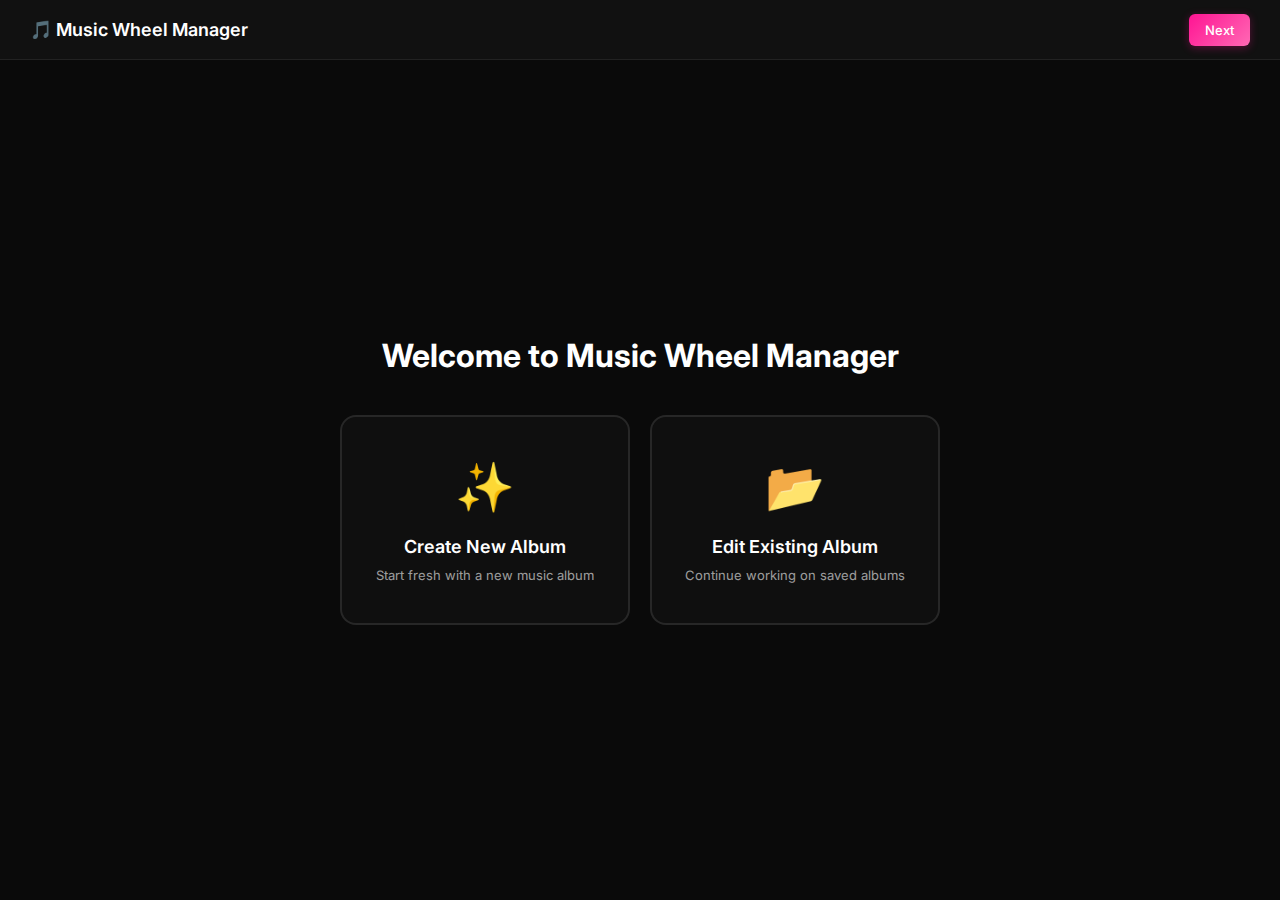
<file: templates/upload.html>
<!DOCTYPE html>
<html lang="en">
<head>
    <meta charset="UTF-8">
    <meta name="viewport" content="width=device-width, initial-scale=1.0">
    <title>Music Wheel Manager</title>
    <link href="https://fonts.googleapis.com/css2?family=Inter:wght@300;400;500;600;700&display=swap" rel="stylesheet">
    <style>
        * { margin: 0; padding: 0; box-sizing: border-box; }
        body { font-family: 'Inter', sans-serif; background: #0a0a0a; color: #fff; overflow: hidden; }
        
        /* Top Bar */
        .top-bar { height: 60px; background: #111; border-bottom: 1px solid #222; display: flex; align-items: center; justify-content: space-between; padding: 0 30px; }
        .top-bar h1 { font-size: 18px; font-weight: 600; }
        .top-bar-actions { display: flex; gap: 10px; }
        
        /* Buttons */
        .btn { padding: 8px 16px; border-radius: 6px; border: none; font-size: 13px; font-weight: 500; cursor: pointer; transition: all 0.2s; font-family: inherit; color: white; }
        .btn-primary { background: linear-gradient(135deg, #ff1493, #ff69b4); box-shadow: 0 2px 8px rgba(255, 20, 147, 0.3); }
        .btn-secondary { background: rgba(255, 255, 255, 0.05); border: 1px solid rgba(255, 255, 255, 0.1); }
        .btn:hover { transform: translateY(-1px); }
        .btn-primary:hover { box-shadow: 0 4px 12px rgba(255, 20, 147, 0.4); }
        .btn:disabled { opacity: 0.5; cursor: not-allowed; transform: none; }
        
        /* Stages */
        .stage { display: none; height: calc(100vh - 60px); }
        .stage.active { display: flex; }
        
        /* Initial Stage */
        .initial-stage { flex-direction: column; align-items: center; justify-content: center; padding: 40px; }
        .initial-container { max-width: 600px; width: 100%; }
        .initial-title { font-size: 32px; font-weight: 700; text-align: center; margin-bottom: 40px; }
        .option-cards { display: grid; grid-template-columns: 1fr 1fr; gap: 20px; }
        .option-card { padding: 40px 30px; background: #0f0f0f; border: 2px solid rgba(255, 255, 255, 0.1); border-radius: 16px; cursor: pointer; text-align: center; transition: all 0.3s; }
        .option-card:hover { border-color: #ff1493; background: rgba(255, 20, 147, 0.05); transform: translateY(-5px); box-shadow: 0 10px 30px rgba(255, 20, 147, 0.2); }
        .option-icon { font-size: 48px; margin-bottom: 20px; }
        .option-title { font-size: 18px; font-weight: 600; margin-bottom: 10px; }
        .option-desc { font-size: 13px; color: rgba(255,255,255,0.6); }
        
        /* Setup Stage */
        .setup-stage { flex-direction: column; align-items: center; justify-content: center; padding: 40px; overflow-y: auto; }
        .setup-container { max-width: 900px; width: 100%; }
        .setup-section { background: #0f0f0f; border: 1px solid #222; border-radius: 12px; padding: 30px; margin-bottom: 30px; }
        .setup-section h2 { font-size: 16px; font-weight: 600; margin-bottom: 20px; color: #ff1493; text-transform: uppercase; letter-spacing: 1px; }
        .album-name-input { width: 100%; padding: 12px 16px; background: rgba(255,255,255,0.03); border: 1px solid rgba(255,255,255,0.1); border-radius: 8px; color: white; font-size: 16px; font-family: inherit; }
        .album-name-input::placeholder { color: rgba(255,255,255,0.4); }
        .album-name-input:focus { outline: none; border-color: #ff1493; background: rgba(255,255,255,0.05); }
        
        .tracks-count-section { display: flex; align-items: center; justify-content: space-between; padding: 20px; background: rgba(255,255,255,0.02); border-radius: 8px; }
        .tracks-count-label { font-size: 14px; font-weight: 500; }
        .tracks-count-controls { display: flex; align-items: center; gap: 15px; }
        .count-btn { width: 36px; height: 36px; border-radius: 50%; background: rgba(255,255,255,0.05); border: 1px solid rgba(255,255,255,0.1); color: white; cursor: pointer; display: flex; align-items: center; justify-content: center; font-size: 18px; transition: all 0.2s; }
        .count-btn:hover:not(:disabled) { background: rgba(255,20,147,0.2); border-color: #ff1493; }
        .count-btn:disabled { opacity: 0.3; cursor: not-allowed; }
        .count-display { font-size: 20px; font-weight: 700; min-width: 40px; text-align: center; }
        
        .style-list { display: flex; flex-direction: column; gap: 15px; }
        .style-item { display: grid; grid-template-columns: 40px 1fr 120px 40px; gap: 15px; align-items: center; padding: 15px; background: rgba(255,255,255,0.02); border: 1px solid rgba(255,255,255,0.1); border-radius: 8px; }
        .style-number { width: 40px; height: 40px; border-radius: 50%; background: rgba(255,255,255,0.05); display: flex; align-items: center; justify-content: center; font-weight: 600; color: rgba(255,255,255,0.5); }
        .style-input { width: 100%; padding: 10px 14px; background: rgba(255,255,255,0.03); border: 1px solid rgba(255,255,255,0.1); border-radius: 6px; color: white; font-size: 14px; font-family: inherit; }
        .style-input::placeholder { color: rgba(255,255,255,0.4); }
        .style-input:focus { outline: none; border-color: #ff1493; background: rgba(255,255,255,0.05); }
        .color-picker { width: 120px; height: 40px; border: 1px solid rgba(255,255,255,0.1); border-radius: 6px; cursor: pointer; background: transparent; }
        .color-preview { width: 40px; height: 40px; border-radius: 6px; border: 2px solid rgba(255,255,255,0.2); }
        
        /* Progress Overlay */
        .progress-overlay { position: fixed; top: 0; left: 0; width: 100%; height: 100%; background: rgba(0,0,0,0.95); display: none; align-items: center; justify-content: center; z-index: 2000; }
        .progress-overlay.show { display: flex; }
        .progress-container { max-width: 500px; width: 90%; text-align: center; }
        .progress-title { font-size: 24px; font-weight: 700; margin-bottom: 10px; }
        .progress-subtitle { font-size: 14px; color: rgba(255,255,255,0.6); margin-bottom: 30px; }
        .progress-bar-wrapper { width: 100%; height: 8px; background: rgba(255,255,255,0.1); border-radius: 4px; overflow: hidden; margin-bottom: 20px; }
        .progress-bar-fill { height: 100%; background: linear-gradient(90deg, #ff1493, #ff69b4); border-radius: 4px; width: 0%; transition: width 0.3s ease; position: relative; }
        .progress-bar-fill::after { content: ''; position: absolute; top: 0; left: 0; right: 0; bottom: 0; background: linear-gradient(90deg, transparent, rgba(255,255,255,0.3), transparent); animation: shimmer 2s infinite; }
        @keyframes shimmer { 0% { transform: translateX(-100%); } 100% { transform: translateX(100%); } }
        .progress-text { font-size: 13px; color: rgba(255,255,255,0.8); margin-bottom: 5px; }
        .progress-percentage { font-size: 32px; font-weight: 700; color: #ff1493; }
        
        /* Manager Stage - NEW DESIGN */
        .manager-stage { flex-direction: column; overflow-y: auto; }
        .manager-header { background: #0f0f0f; padding: 20px 30px; border-bottom: 1px solid #222; display: flex; align-items: center; justify-content: space-between; }
        .track-nav { display: flex; align-items: center; gap: 20px; }
        .track-nav-label { font-size: 12px; color: rgba(255,255,255,0.5); text-transform: uppercase; }
        .track-nav-display { font-size: 24px; font-weight: 700; }
        .track-nav-buttons { display: flex; gap: 10px; }
        .nav-btn { width: 40px; height: 40px; border-radius: 50%; background: rgba(255,255,255,0.05); border: 1px solid rgba(255,255,255,0.1); color: white; cursor: pointer; display: flex; align-items: center; justify-content: center; transition: all 0.2s; font-size: 16px; }
        .nav-btn:hover:not(:disabled) { background: rgba(255,20,147,0.2); border-color: #ff1493; }
        .nav-btn:disabled { opacity: 0.3; cursor: not-allowed; }
        
        .track-info-section { padding: 30px; background: #0a0a0a; }
        .track-info-grid { display: grid; grid-template-columns: auto 1fr 1fr; gap: 20px; margin-bottom: 30px; }
        .icon-upload { width: 80px; height: 80px; border-radius: 12px; background: rgba(255,255,255,0.03); border: 2px dashed rgba(255,255,255,0.2); display: flex; align-items: center; justify-content: center; cursor: pointer; transition: all 0.2s; overflow: hidden; }
        .icon-upload:hover { border-color: #ff1493; background: rgba(255,20,147,0.05); }
        .icon-upload img { width: 100%; height: 100%; object-fit: cover; }
        .icon-placeholder { font-size: 32px; }
        .input-group { display: flex; flex-direction: column; gap: 8px; }
        .input-group label { font-size: 11px; text-transform: uppercase; letter-spacing: 1px; color: rgba(255,255,255,0.5); }
        .input-group input { padding: 10px 14px; background: rgba(255,255,255,0.03); border: 1px solid rgba(255,255,255,0.1); border-radius: 6px; color: white; font-size: 14px; font-family: inherit; }
        .input-group input::placeholder { color: rgba(255,255,255,0.4); }
        .input-group input:focus { outline: none; border-color: #ff1493; background: rgba(255,255,255,0.05); }
        
        /* NEW TABLE DESIGN */
        .files-table { width: 100%; border-collapse: collapse; }
        .files-table thead th { text-align: left; padding: 12px; background: rgba(255,255,255,0.02); border-bottom: 2px solid rgba(255,255,255,0.1); font-size: 11px; text-transform: uppercase; letter-spacing: 1px; color: rgba(255,255,255,0.5); }
        .files-table tbody td { padding: 12px; border-bottom: 1px solid rgba(255,255,255,0.05); }
        .style-name { display: flex; align-items: center; gap: 10px; font-weight: 500; }
        .style-color-dot { width: 12px; height: 12px; border-radius: 50%; }
        .upload-cell { display: flex; gap: 10px; }
        .upload-btn { padding: 6px 12px; background: rgba(255,255,255,0.05); border: 1px solid rgba(255,255,255,0.1); border-radius: 4px; font-size: 12px; cursor: pointer; transition: all 0.2s; }
        .upload-btn:hover { background: rgba(255,20,147,0.1); border-color: #ff1493; }
        .upload-btn.uploaded { background: rgba(29,169,160,0.2); border-color: #1da9a0; color: #1da9a0; }
        .status-badge { display: inline-flex; align-items: center; gap: 6px; padding: 4px 10px; border-radius: 12px; font-size: 11px; font-weight: 500; }
        .status-badge.empty { background: rgba(255,255,255,0.05); color: rgba(255,255,255,0.5); }
        .status-badge.partial { background: rgba(255,165,0,0.2); color: #ffa500; }
        .status-badge.complete { background: rgba(29,169,160,0.2); color: #1da9a0; }
        
        /* Modal */
        .modal { position: fixed; top: 0; left: 0; width: 100%; height: 100%; background: rgba(0,0,0,0.8); display: none; align-items: center; justify-content: center; z-index: 1000; }
        .modal.show { display: flex; }
        .modal-content { 
            background: #111; 
            border-radius: 12px; 
            padding: 30px; 
            width: 500px; 
            max-width: 90%; 
            max-height: 90vh; /* Add max-height */
            overflow-y: auto; /* Enable scrolling on modal itself */
            border: 1px solid #222; 
        }
        .modal-title { font-size: 18px; font-weight: 600; margin-bottom: 10px; }
        .modal-subtitle { font-size: 13px; color: rgba(255,255,255,0.6); margin-bottom: 20px; }
        .file-drop-zone { border: 2px dashed rgba(255,255,255,0.2); border-radius: 8px; padding: 40px; text-align: center; cursor: pointer; transition: all 0.2s; margin-bottom: 20px; }
        .file-drop-zone:hover { border-color: #ff1493; background: rgba(255,20,147,0.05); }
        .file-info { font-size: 12px; color: #ff1493; margin-top: 10px; word-break: break-all; }
        .modal-actions { display: flex; gap: 10px; }
        .modal-actions .btn { flex: 1; }
        
        .album-list { overflow-y: visible; } /* Parent modal-content handles scrolling */
        .album-item { padding: 15px; background: rgba(255,255,255,0.02); border: 1px solid rgba(255,255,255,0.1); border-radius: 8px; margin-bottom: 10px; cursor: pointer; transition: all 0.2s; }
        .album-item:hover { border-color: #ff1493; background: rgba(255,20,147,0.05); }
        .album-item-name { font-size: 14px; font-weight: 600; margin-bottom: 5px; }
        .album-item-info { font-size: 11px; color: rgba(255,255,255,0.6); }
    </style>
</head>
<body>
    <!-- Top Bar -->
    <div class="top-bar">
        <h1>🎵 Music Wheel Manager</h1>
        <div class="top-bar-actions">
            <button class="btn btn-secondary" id="backBtn" style="display: none;">Back</button>
            <button class="btn btn-primary" id="nextBtn">Next</button>
        </div>
    </div>

    <!-- Progress Overlay -->
    <div class="progress-overlay" id="progressOverlay">
        <div class="progress-container">
            <div class="progress-title">Creating Album Structure</div>
            <div class="progress-subtitle" id="progressSubtitle">Please wait...</div>
            <div class="progress-bar-wrapper">
                <div class="progress-bar-fill" id="progressBarFill"></div>
            </div>
            <div class="progress-text" id="progressText">Initializing...</div>
            <div class="progress-percentage" id="progressPercentage">0%</div>
        </div>
    </div>

    <!-- Stage 1: Initial -->
    <div class="stage initial-stage active" id="initialStage">
        <div class="initial-container">
            <h1 class="initial-title">Welcome to Music Wheel Manager</h1>
            <div class="option-cards">
                <div class="option-card" id="newAlbumCard">
                    <div class="option-icon">✨</div>
                    <div class="option-title">Create New Album</div>
                    <div class="option-desc">Start fresh with a new music album</div>
                </div>
                <div class="option-card" id="existingAlbumCard">
                    <div class="option-icon">📂</div>
                    <div class="option-title">Edit Existing Album</div>
                    <div class="option-desc">Continue working on saved albums</div>
                </div>
            </div>
        </div>
    </div>

    <!-- Stage 2: Setup -->
    <div class="stage setup-stage" id="setupStage">
        <div class="setup-container">
            <div class="setup-section">
                <h2>1. Album Name</h2>
                <input type="text" class="album-name-input" id="albumName" placeholder="Enter your album name...">
            </div>
            <div class="setup-section">
                <h2>2. Number of Tracks</h2>
                <div class="tracks-count-section">
                    <div class="tracks-count-label">How many songs in this album?</div>
                    <div class="tracks-count-controls">
                        <button class="count-btn" id="decreaseBtn">-</button>
                        <div class="count-display" id="trackCount">8</div>
                        <button class="count-btn" id="increaseBtn">+</button>
                    </div>
                </div>
            </div>
            <div class="setup-section">
                <h2>3. Transitions</h2>
                <div class="tracks-count-section">
                    <div class="tracks-count-label">Use transitions between styles?</div>
                    <div style="display: flex; align-items: center; gap: 10px;">
                        <input type="checkbox" id="useTransitions" style="width: 24px; height: 24px; cursor: pointer;">
                        <span style="cursor: pointer;" onclick="document.getElementById('useTransitions').click()">Enable Transitions</span>
                    </div>
                </div>
            </div>
            <div class="setup-section">
                <h2>4. Number of Music Styles</h2>
                <div class="tracks-count-section">
                    <div class="tracks-count-label">How many music styles/categories?</div>
                    <div class="tracks-count-controls">
                        <button class="count-btn" id="decreaseStylesBtn">-</button>
                        <div class="count-display" id="styleCount">5</div>
                        <button class="count-btn" id="increaseStylesBtn">+</button>
                    </div>
                </div>
            </div>
            <div class="setup-section">
                <h2>5. Configure Music Styles</h2>
                <div class="style-list" id="styleList"></div>
            </div>
        </div>
    </div>

    <!-- Stage 3: Manager (NEW DESIGN) -->
    <div class="stage manager-stage" id="managerStage">
        <div class="manager-header">
            <div class="track-nav">
                <div>
                    <div class="track-nav-label">Current Track</div>
                    <div class="track-nav-display"><span id="currentTrack">1</span>/<span id="totalTracks">8</span></div>
                </div>
                <div class="track-nav-buttons">
                    <button class="nav-btn" id="prevBtn">◀</button>
                    <button class="nav-btn" id="nextTrackBtn">▶</button>
                </div>
            </div>
        </div>
        
        <div class="track-info-section">
            <!-- Track Info -->
            <div class="track-info-grid">
                <div class="icon-upload" id="iconUploadBtn">
                    <span class="icon-placeholder" id="iconPreview">🎵</span>
                    <input type="file" id="iconInput" accept="image/*" style="display:none">
                </div>
                <div class="input-group">
                    <label>Song Name</label>
                    <input type="text" id="songName" placeholder="Enter song name...">
                </div>
                <div class="input-group">
                    <label>Artist</label>
                    <input type="text" id="artistName" placeholder="Enter artist name...">
                </div>
            </div>
            
            <!-- Files Table -->
            <table class="files-table">
                <thead>
                    <tr>
                        <th>Style</th>
                        <th>Track (MP3/YouTube)</th>
                        <th>Lyrics</th>
                        <th>Transition (MP3/YouTube)</th>
                        <th>Transition Lyrics</th>
                        <th>Status</th>
                    </tr>
                </thead>
                <tbody id="filesTableBody">
                    <!-- Dynamic rows will be inserted here -->
                </tbody>
            </table>
        </div>
    </div>

    <!-- Upload Modal -->
    <div class="modal" id="uploadModal">
        <div class="modal-content">
            <div class="modal-title">Upload File</div>
            <div class="modal-subtitle" id="modalSubtitle"></div>
            
            <!-- Tab Selection -->
            <div style="display: flex; gap: 10px; margin-bottom: 15px;">
                <button class="btn btn-secondary" id="fileTabBtn" style="flex: 1;">📁 Upload File</button>
                <button class="btn btn-secondary" id="youtubeTabBtn" style="flex: 1;">▶️ YouTube Link</button>
            </div>
            
            <!-- File Upload Option -->
            <div id="fileUploadOption">
                <div class="file-drop-zone" id="fileDropZone">
                    <div style="font-size: 32px; margin-bottom: 10px;" id="modalIcon">🎵</div>
                    <div style="font-size: 14px; color: rgba(255,255,255,0.7);" id="modalText">Click to upload file</div>
                    <div class="file-info" id="fileName"></div>
                    <input type="file" id="fileInput" style="display:none">
                </div>
            </div>
            
            <!-- YouTube Option -->
            <div id="youtubeOption" style="display: none;">
                <div style="padding: 20px; background: rgba(255,255,255,0.02); border-radius: 8px;">
                    <label style="display: block; margin-bottom: 8px; font-size: 12px; text-transform: uppercase; color: rgba(255,255,255,0.5);">YouTube URL</label>
                    <input type="text" id="youtubeInput" placeholder="https://youtube.com/watch?v=..." style="width: 100%; padding: 12px; background: rgba(255,255,255,0.05); border: 1px solid rgba(255,255,255,0.1); border-radius: 6px; color: white; font-size: 14px;">
                    <div style="margin-top: 8px; font-size: 11px; color: rgba(255,255,255,0.4);">Paste a YouTube video URL</div>
                </div>
            </div>
            
            <div class="modal-actions">
                <button class="btn btn-secondary" id="cancelBtn">Cancel</button>
                <button class="btn btn-primary" id="confirmBtn">Confirm</button>
            </div>
        </div>
    </div>

    <!-- Select Album Modal -->
    <div class="modal" id="selectAlbumModal">
        <div class="modal-content">
            <div class="modal-title">Select Album to Edit</div>
            <div class="album-list" id="albumList"></div>
            <div class="modal-actions">
                <button class="btn btn-secondary" id="cancelAlbumBtn">Cancel</button>
            </div>
        </div>
    </div>

    <script src="/static/js/upload-api.js"></script>
    <script src="/static/js/upload-storage.js"></script>
    <script src="/static/js/upload-ui.js"></script>
    <script src="/static/js/upload-main.js"></script>
</body>
</html>
</file>
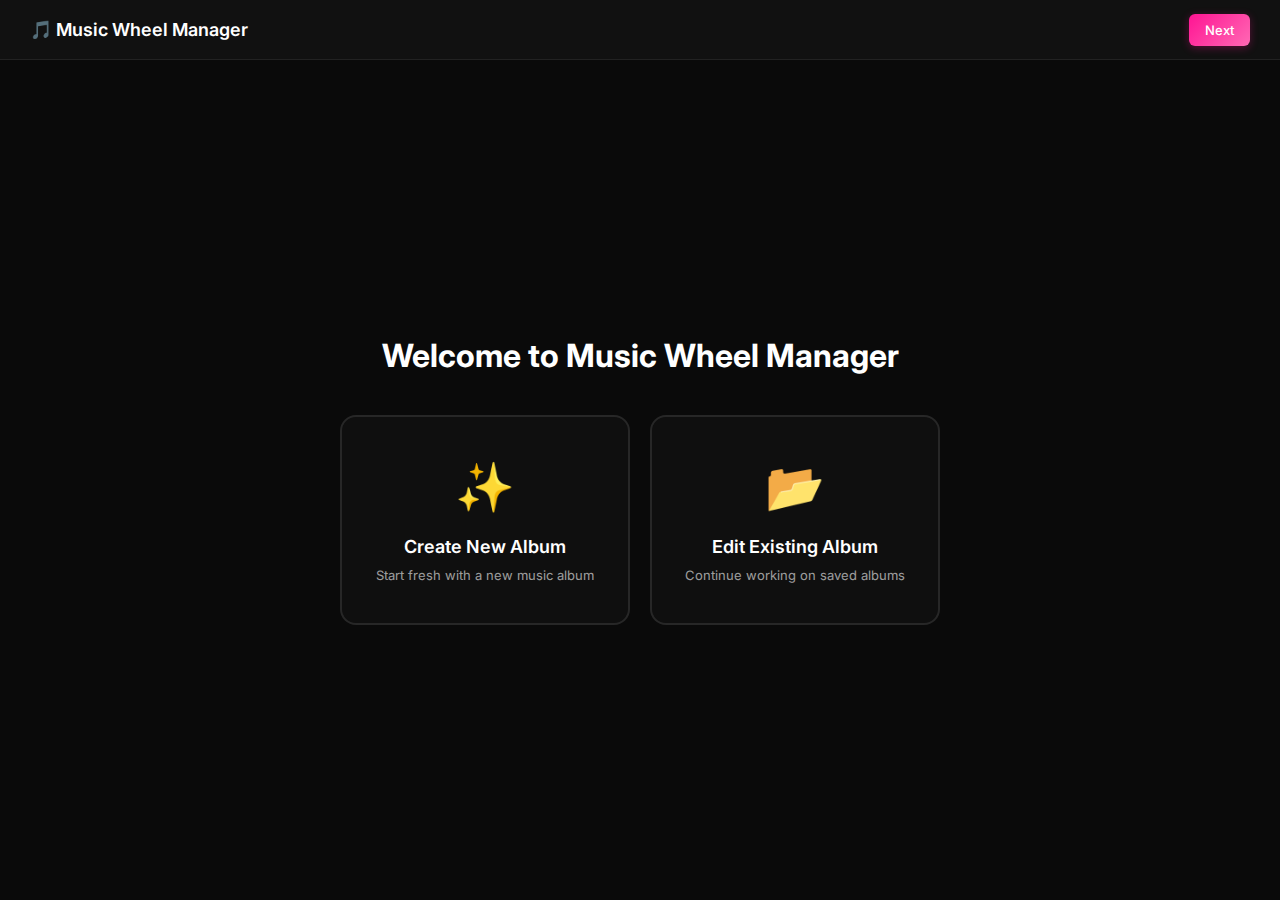
<file: SONG_R2_DEPLOY/templates/upload.html>
<!DOCTYPE html>
<html lang="en">
<head>
    <meta charset="UTF-8">
    <meta name="viewport" content="width=device-width, initial-scale=1.0">
    <title>Music Wheel Manager</title>
    <link href="https://fonts.googleapis.com/css2?family=Inter:wght@300;400;500;600;700&display=swap" rel="stylesheet">
    <style>
        * { margin: 0; padding: 0; box-sizing: border-box; }
        body { font-family: 'Inter', sans-serif; background: #0a0a0a; color: #fff; overflow: hidden; }
        
        /* Top Bar */
        .top-bar { height: 60px; background: #111; border-bottom: 1px solid #222; display: flex; align-items: center; justify-content: space-between; padding: 0 30px; }
        .top-bar h1 { font-size: 18px; font-weight: 600; }
        .top-bar-actions { display: flex; gap: 10px; }
        
        /* Buttons */
        .btn { padding: 8px 16px; border-radius: 6px; border: none; font-size: 13px; font-weight: 500; cursor: pointer; transition: all 0.2s; font-family: inherit; color: white; }
        .btn-primary { background: linear-gradient(135deg, #ff1493, #ff69b4); box-shadow: 0 2px 8px rgba(255, 20, 147, 0.3); }
        .btn-secondary { background: rgba(255, 255, 255, 0.05); border: 1px solid rgba(255, 255, 255, 0.1); }
        .btn:hover { transform: translateY(-1px); }
        .btn-primary:hover { box-shadow: 0 4px 12px rgba(255, 20, 147, 0.4); }
        .btn:disabled { opacity: 0.5; cursor: not-allowed; transform: none; }
        
        /* Stages */
        .stage { display: none; height: calc(100vh - 60px); }
        .stage.active { display: flex; }
        
        /* Initial Stage */
        .initial-stage { flex-direction: column; align-items: center; justify-content: center; padding: 40px; }
        .initial-container { max-width: 600px; width: 100%; }
        .initial-title { font-size: 32px; font-weight: 700; text-align: center; margin-bottom: 40px; }
        .option-cards { display: grid; grid-template-columns: 1fr 1fr; gap: 20px; }
        .option-card { padding: 40px 30px; background: #0f0f0f; border: 2px solid rgba(255, 255, 255, 0.1); border-radius: 16px; cursor: pointer; text-align: center; transition: all 0.3s; }
        .option-card:hover { border-color: #ff1493; background: rgba(255, 20, 147, 0.05); transform: translateY(-5px); box-shadow: 0 10px 30px rgba(255, 20, 147, 0.2); }
        .option-icon { font-size: 48px; margin-bottom: 20px; }
        .option-title { font-size: 18px; font-weight: 600; margin-bottom: 10px; }
        .option-desc { font-size: 13px; color: rgba(255,255,255,0.6); }
        
        /* Setup Stage */
        .setup-stage { flex-direction: column; align-items: center; justify-content: center; padding: 40px; overflow-y: auto; }
        .setup-container { max-width: 900px; width: 100%; }
        .setup-section { background: #0f0f0f; border: 1px solid #222; border-radius: 12px; padding: 30px; margin-bottom: 30px; }
        .setup-section h2 { font-size: 16px; font-weight: 600; margin-bottom: 20px; color: #ff1493; text-transform: uppercase; letter-spacing: 1px; }
        .album-name-input { width: 100%; padding: 12px 16px; background: rgba(255,255,255,0.03); border: 1px solid rgba(255,255,255,0.1); border-radius: 8px; color: white; font-size: 16px; font-family: inherit; }
        .album-name-input::placeholder { color: rgba(255,255,255,0.4); }
        .album-name-input:focus { outline: none; border-color: #ff1493; background: rgba(255,255,255,0.05); }
        
        .tracks-count-section { display: flex; align-items: center; justify-content: space-between; padding: 20px; background: rgba(255,255,255,0.02); border-radius: 8px; }
        .tracks-count-label { font-size: 14px; font-weight: 500; }
        .tracks-count-controls { display: flex; align-items: center; gap: 15px; }
        .count-btn { width: 36px; height: 36px; border-radius: 50%; background: rgba(255,255,255,0.05); border: 1px solid rgba(255,255,255,0.1); color: white; cursor: pointer; display: flex; align-items: center; justify-content: center; font-size: 18px; transition: all 0.2s; }
        .count-btn:hover:not(:disabled) { background: rgba(255,20,147,0.2); border-color: #ff1493; }
        .count-btn:disabled { opacity: 0.3; cursor: not-allowed; }
        .count-display { font-size: 20px; font-weight: 700; min-width: 40px; text-align: center; }
        
        .style-list { display: flex; flex-direction: column; gap: 15px; }
        .style-item { display: grid; grid-template-columns: 40px 1fr 120px 40px; gap: 15px; align-items: center; padding: 15px; background: rgba(255,255,255,0.02); border: 1px solid rgba(255,255,255,0.1); border-radius: 8px; }
        .style-number { width: 40px; height: 40px; border-radius: 50%; background: rgba(255,255,255,0.05); display: flex; align-items: center; justify-content: center; font-weight: 600; color: rgba(255,255,255,0.5); }
        .style-input { width: 100%; padding: 10px 14px; background: rgba(255,255,255,0.03); border: 1px solid rgba(255,255,255,0.1); border-radius: 6px; color: white; font-size: 14px; font-family: inherit; }
        .style-input::placeholder { color: rgba(255,255,255,0.4); }
        .style-input:focus { outline: none; border-color: #ff1493; background: rgba(255,255,255,0.05); }
        .color-picker { width: 120px; height: 40px; border: 1px solid rgba(255,255,255,0.1); border-radius: 6px; cursor: pointer; background: transparent; }
        .color-preview { width: 40px; height: 40px; border-radius: 6px; border: 2px solid rgba(255,255,255,0.2); }
        
        /* Progress Overlay */
        .progress-overlay { position: fixed; top: 0; left: 0; width: 100%; height: 100%; background: rgba(0,0,0,0.95); display: none; align-items: center; justify-content: center; z-index: 2000; }
        .progress-overlay.show { display: flex; }
        .progress-container { max-width: 500px; width: 90%; text-align: center; }
        .progress-title { font-size: 24px; font-weight: 700; margin-bottom: 10px; }
        .progress-subtitle { font-size: 14px; color: rgba(255,255,255,0.6); margin-bottom: 30px; }
        .progress-bar-wrapper { width: 100%; height: 8px; background: rgba(255,255,255,0.1); border-radius: 4px; overflow: hidden; margin-bottom: 20px; }
        .progress-bar-fill { height: 100%; background: linear-gradient(90deg, #ff1493, #ff69b4); border-radius: 4px; width: 0%; transition: width 0.3s ease; position: relative; }
        .progress-bar-fill::after { content: ''; position: absolute; top: 0; left: 0; right: 0; bottom: 0; background: linear-gradient(90deg, transparent, rgba(255,255,255,0.3), transparent); animation: shimmer 2s infinite; }
        @keyframes shimmer { 0% { transform: translateX(-100%); } 100% { transform: translateX(100%); } }
        .progress-text { font-size: 13px; color: rgba(255,255,255,0.8); margin-bottom: 5px; }
        .progress-percentage { font-size: 32px; font-weight: 700; color: #ff1493; }
        
        /* Manager Stage - NEW DESIGN */
        .manager-stage { flex-direction: column; overflow-y: auto; }
        .manager-header { background: #0f0f0f; padding: 20px 30px; border-bottom: 1px solid #222; display: flex; align-items: center; justify-content: space-between; }
        .track-nav { display: flex; align-items: center; gap: 20px; }
        .track-nav-label { font-size: 12px; color: rgba(255,255,255,0.5); text-transform: uppercase; }
        .track-nav-display { font-size: 24px; font-weight: 700; }
        .track-nav-buttons { display: flex; gap: 10px; }
        .nav-btn { width: 40px; height: 40px; border-radius: 50%; background: rgba(255,255,255,0.05); border: 1px solid rgba(255,255,255,0.1); color: white; cursor: pointer; display: flex; align-items: center; justify-content: center; transition: all 0.2s; font-size: 16px; }
        .nav-btn:hover:not(:disabled) { background: rgba(255,20,147,0.2); border-color: #ff1493; }
        .nav-btn:disabled { opacity: 0.3; cursor: not-allowed; }
        
        .track-info-section { padding: 30px; background: #0a0a0a; }
        .track-info-grid { display: grid; grid-template-columns: auto 1fr 1fr; gap: 20px; margin-bottom: 30px; }
        .icon-upload { width: 80px; height: 80px; border-radius: 12px; background: rgba(255,255,255,0.03); border: 2px dashed rgba(255,255,255,0.2); display: flex; align-items: center; justify-content: center; cursor: pointer; transition: all 0.2s; overflow: hidden; }
        .icon-upload:hover { border-color: #ff1493; background: rgba(255,20,147,0.05); }
        .icon-upload img { width: 100%; height: 100%; object-fit: cover; }
        .icon-placeholder { font-size: 32px; }
        .input-group { display: flex; flex-direction: column; gap: 8px; }
        .input-group label { font-size: 11px; text-transform: uppercase; letter-spacing: 1px; color: rgba(255,255,255,0.5); }
        .input-group input { padding: 10px 14px; background: rgba(255,255,255,0.03); border: 1px solid rgba(255,255,255,0.1); border-radius: 6px; color: white; font-size: 14px; font-family: inherit; }
        .input-group input::placeholder { color: rgba(255,255,255,0.4); }
        .input-group input:focus { outline: none; border-color: #ff1493; background: rgba(255,255,255,0.05); }
        
        /* NEW TABLE DESIGN */
        .files-table { width: 100%; border-collapse: collapse; }
        .files-table thead th { text-align: left; padding: 12px; background: rgba(255,255,255,0.02); border-bottom: 2px solid rgba(255,255,255,0.1); font-size: 11px; text-transform: uppercase; letter-spacing: 1px; color: rgba(255,255,255,0.5); }
        .files-table tbody td { padding: 12px; border-bottom: 1px solid rgba(255,255,255,0.05); }
        .style-name { display: flex; align-items: center; gap: 10px; font-weight: 500; }
        .style-color-dot { width: 12px; height: 12px; border-radius: 50%; }
        .upload-cell { display: flex; gap: 10px; }
        .upload-btn { padding: 6px 12px; background: rgba(255,255,255,0.05); border: 1px solid rgba(255,255,255,0.1); border-radius: 4px; font-size: 12px; cursor: pointer; transition: all 0.2s; }
        .upload-btn:hover { background: rgba(255,20,147,0.1); border-color: #ff1493; }
        .upload-btn.uploaded { background: rgba(29,169,160,0.2); border-color: #1da9a0; color: #1da9a0; }
        .status-badge { display: inline-flex; align-items: center; gap: 6px; padding: 4px 10px; border-radius: 12px; font-size: 11px; font-weight: 500; }
        .status-badge.empty { background: rgba(255,255,255,0.05); color: rgba(255,255,255,0.5); }
        .status-badge.partial { background: rgba(255,165,0,0.2); color: #ffa500; }
        .status-badge.complete { background: rgba(29,169,160,0.2); color: #1da9a0; }
        
        /* Modal */
        .modal { position: fixed; top: 0; left: 0; width: 100%; height: 100%; background: rgba(0,0,0,0.8); display: none; align-items: center; justify-content: center; z-index: 1000; }
        .modal.show { display: flex; }
        .modal-content { background: #111; border-radius: 12px; padding: 30px; width: 500px; max-width: 90%; border: 1px solid #222; }
        .modal-title { font-size: 18px; font-weight: 600; margin-bottom: 10px; }
        .modal-subtitle { font-size: 13px; color: rgba(255,255,255,0.6); margin-bottom: 20px; }
        .file-drop-zone { border: 2px dashed rgba(255,255,255,0.2); border-radius: 8px; padding: 40px; text-align: center; cursor: pointer; transition: all 0.2s; margin-bottom: 20px; }
        .file-drop-zone:hover { border-color: #ff1493; background: rgba(255,20,147,0.05); }
        .file-info { font-size: 12px; color: #ff1493; margin-top: 10px; word-break: break-all; }
        .modal-actions { display: flex; gap: 10px; }
        .modal-actions .btn { flex: 1; }
        
        .album-list { max-height: 400px; overflow-y: auto; }
        .album-item { padding: 15px; background: rgba(255,255,255,0.02); border: 1px solid rgba(255,255,255,0.1); border-radius: 8px; margin-bottom: 10px; cursor: pointer; transition: all 0.2s; }
        .album-item:hover { border-color: #ff1493; background: rgba(255,20,147,0.05); }
        .album-item-name { font-size: 14px; font-weight: 600; margin-bottom: 5px; }
        .album-item-info { font-size: 11px; color: rgba(255,255,255,0.6); }
    </style>
</head>
<body>
    <!-- Top Bar -->
    <div class="top-bar">
        <h1>🎵 Music Wheel Manager</h1>
        <div class="top-bar-actions">
            <button class="btn btn-secondary" id="backBtn" style="display: none;">Back</button>
            <button class="btn btn-primary" id="nextBtn">Next</button>
        </div>
    </div>

    <!-- Progress Overlay -->
    <div class="progress-overlay" id="progressOverlay">
        <div class="progress-container">
            <div class="progress-title">Creating Album Structure</div>
            <div class="progress-subtitle" id="progressSubtitle">Please wait...</div>
            <div class="progress-bar-wrapper">
                <div class="progress-bar-fill" id="progressBarFill"></div>
            </div>
            <div class="progress-text" id="progressText">Initializing...</div>
            <div class="progress-percentage" id="progressPercentage">0%</div>
        </div>
    </div>

    <!-- Stage 1: Initial -->
    <div class="stage initial-stage active" id="initialStage">
        <div class="initial-container">
            <h1 class="initial-title">Welcome to Music Wheel Manager</h1>
            <div class="option-cards">
                <div class="option-card" id="newAlbumCard">
                    <div class="option-icon">✨</div>
                    <div class="option-title">Create New Album</div>
                    <div class="option-desc">Start fresh with a new music album</div>
                </div>
                <div class="option-card" id="existingAlbumCard">
                    <div class="option-icon">📂</div>
                    <div class="option-title">Edit Existing Album</div>
                    <div class="option-desc">Continue working on saved albums</div>
                </div>
            </div>
        </div>
    </div>

    <!-- Stage 2: Setup -->
    <div class="stage setup-stage" id="setupStage">
        <div class="setup-container">
            <div class="setup-section">
                <h2>1. Album Name</h2>
                <input type="text" class="album-name-input" id="albumName" placeholder="Enter your album name...">
            </div>
            <div class="setup-section">
                <h2>2. Number of Tracks</h2>
                <div class="tracks-count-section">
                    <div class="tracks-count-label">How many songs in this album?</div>
                    <div class="tracks-count-controls">
                        <button class="count-btn" id="decreaseBtn">-</button>
                        <div class="count-display" id="trackCount">8</div>
                        <button class="count-btn" id="increaseBtn">+</button>
                    </div>
                </div>
            </div>
            <div class="setup-section">
                <h2>3. Configure Music Styles (5)</h2>
                <div class="style-list" id="styleList"></div>
            </div>
        </div>
    </div>

    <!-- Stage 3: Manager (NEW DESIGN) -->
    <div class="stage manager-stage" id="managerStage">
        <div class="manager-header">
            <div class="track-nav">
                <div>
                    <div class="track-nav-label">Current Track</div>
                    <div class="track-nav-display"><span id="currentTrack">1</span>/<span id="totalTracks">8</span></div>
                </div>
                <div class="track-nav-buttons">
                    <button class="nav-btn" id="prevBtn">◀</button>
                    <button class="nav-btn" id="nextTrackBtn">▶</button>
                </div>
            </div>
        </div>
        
        <div class="track-info-section">
            <!-- Track Info -->
            <div class="track-info-grid">
                <div class="icon-upload" id="iconUploadBtn">
                    <span class="icon-placeholder" id="iconPreview">🎵</span>
                    <input type="file" id="iconInput" accept="image/*" style="display:none">
                </div>
                <div class="input-group">
                    <label>Song Name</label>
                    <input type="text" id="songName" placeholder="Enter song name...">
                </div>
                <div class="input-group">
                    <label>Artist</label>
                    <input type="text" id="artistName" placeholder="Enter artist name...">
                </div>
            </div>
            
            <!-- Files Table -->
            <table class="files-table">
                <thead>
                    <tr>
                        <th>Style</th>
                        <th>Track MP3</th>
                        <th>Lyrics</th>
                        <th>Transition MP3</th>
                        <th>Transition Lyrics</th>
                        <th>Status</th>
                    </tr>
                </thead>
                <tbody id="filesTableBody">
                    <!-- Dynamic rows will be inserted here -->
                </tbody>
            </table>
        </div>
    </div>

    <!-- Upload Modal -->
    <div class="modal" id="uploadModal">
        <div class="modal-content">
            <div class="modal-title">Upload File</div>
            <div class="modal-subtitle" id="modalSubtitle"></div>
            <div class="file-drop-zone" id="fileDropZone">
                <div style="font-size: 32px; margin-bottom: 10px;" id="modalIcon">🎵</div>
                <div style="font-size: 14px; color: rgba(255,255,255,0.7);" id="modalText">Click to upload file</div>
                <div class="file-info" id="fileName"></div>
                <input type="file" id="fileInput" style="display:none">
            </div>
            <div class="modal-actions">
                <button class="btn btn-secondary" id="cancelBtn">Cancel</button>
                <button class="btn btn-primary" id="confirmBtn">Confirm</button>
            </div>
        </div>
    </div>

    <!-- Select Album Modal -->
    <div class="modal" id="selectAlbumModal">
        <div class="modal-content">
            <div class="modal-title">Select Album to Edit</div>
            <div class="album-list" id="albumList"></div>
            <div class="modal-actions">
                <button class="btn btn-secondary" id="cancelAlbumBtn">Cancel</button>
            </div>
        </div>
    </div>

    <script src="/static/js/upload-api.js"></script>
    <script src="/static/js/upload-storage.js"></script>
    <script src="/static/js/upload-ui.js"></script>
    <script src="/static/js/upload-main.js"></script>
</body>
</html>
</file>
